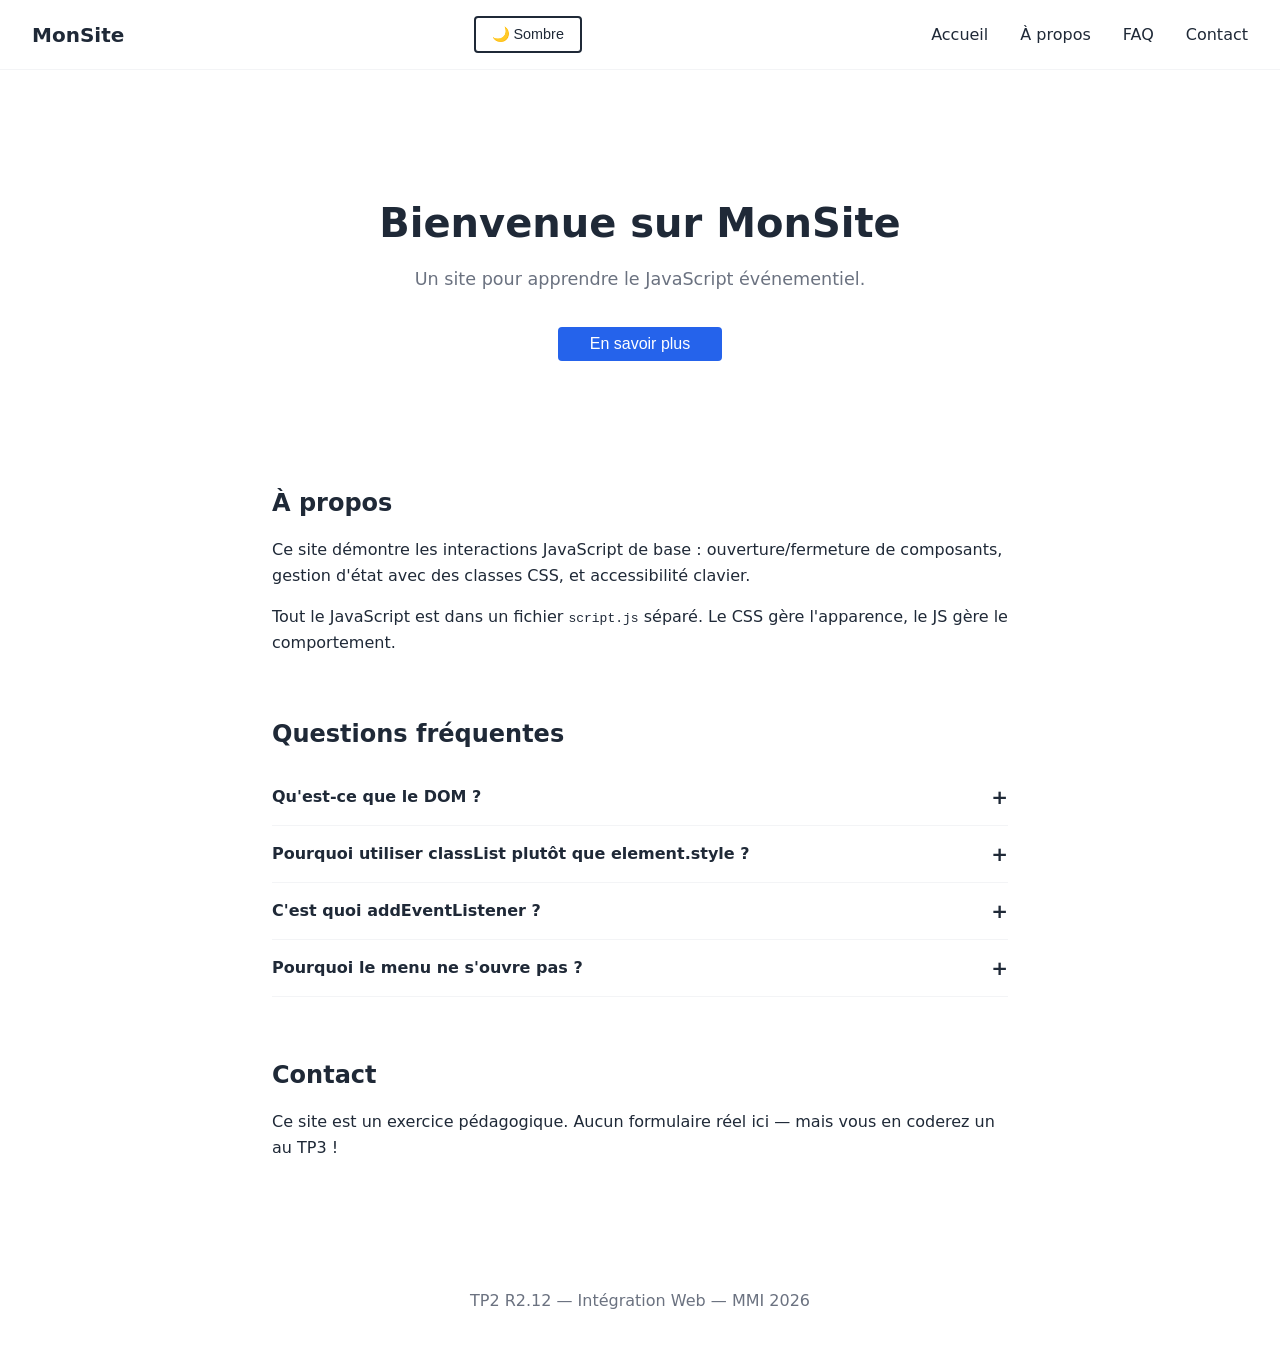
<file: TP2 — JavaScript événementiel.html>
<!DOCTYPE html>
<html lang="fr">
<head>
  <meta charset="UTF-8">
  <meta name="viewport" content="width=device-width, initial-scale=1.0">
  <title>TP2 — JavaScript événementiel</title>
  <style>
    /* ================================
       VARIABLES
       ================================ */
    :root {
      --color-primary: #2563eb;
      --color-text: #1f2937;
      --color-text-light: #6b7280;
      --color-bg: #ffffff;
      --color-bg-alt: #f3f4f6;
      --color-overlay: rgba(0, 0, 0, 0.5);
      --font-base: system-ui, -apple-system, sans-serif;
      --space-sm: 0.5rem;
      --space-md: 1rem;
      --space-lg: 2rem;
      --space-xl: 4rem;
    }

    /* ================================
       THÈME SOMBRE (bonus)
       ================================ */
    .dark {
      --color-primary: #60a5fa;
      --color-text: #e5e7eb;
      --color-text-light: #9ca3af;
      --color-bg: #111827;
      --color-bg-alt: #1f2937;
      --color-overlay: rgba(0, 0, 0, 0.7);
    }

    /* ================================
       BASE
       ================================ */
    *, *::before, *::after {
      box-sizing: border-box;
    }

    body {
      font-family: var(--font-base);
      line-height: 1.6;
      color: var(--color-text);
      background-color: var(--color-bg);
      margin: 0;
      transition: background-color 0.3s, color 0.3s;
    }

    h1, h2, h3 { line-height: 1.2; }

    a {
      color: var(--color-primary);
      text-decoration: none;
    }

    a:hover { text-decoration: underline; }

    /* ================================
       HEADER + NAVIGATION
       ================================ */
    header {
      display: flex;
      justify-content: space-between;
      align-items: center;
      padding: var(--space-md) var(--space-lg);
      border-bottom: 1px solid var(--color-bg-alt);
    }

    .logo {
      font-weight: bold;
      font-size: 1.25rem;
      color: var(--color-text);
      text-decoration: none;
    }

    .header-right {
      display: flex;
      align-items: center;
      gap: var(--space-md);
    }

    /* Bouton menu burger */
    .menu-btn {
      display: none;
      background: none;
      border: 2px solid var(--color-text);
      border-radius: 0.25rem;
      color: var(--color-text);
      font-size: 1.25rem;
      padding: var(--space-sm);
      cursor: pointer;
      line-height: 1;
    }

    /* Bouton thème */
    #theme-toggle {
      background: none;
      border: 2px solid var(--color-text);
      border-radius: 0.25rem;
      color: var(--color-text);
      padding: var(--space-sm) var(--space-md);
      cursor: pointer;
      font-size: 0.9rem;
    }

    /* Navigation */
    .menu ul {
      display: flex;
      gap: var(--space-lg);
      list-style: none;
      padding: 0;
      margin: 0;
    }

    .menu a {
      color: var(--color-text);
      font-weight: 500;
    }

    /* Mobile : menu caché par défaut */
    @media (max-width: 640px) {
      .menu-btn {
        display: block;
      }

      .menu {
        display: none;
        position: absolute;
        top: 100%;
        left: 0;
        right: 0;
        background: var(--color-bg);
        border-bottom: 1px solid var(--color-bg-alt);
        padding: var(--space-md) var(--space-lg);
        z-index: 10;
      }

      .menu.is-open {
        display: block;
      }

      .menu ul {
        flex-direction: column;
        gap: var(--space-md);
      }

      header {
        position: relative;
      }
    }

    /* ================================
       MAIN
       ================================ */
    main {
      max-width: 800px;
      margin: 0 auto;
      padding: var(--space-lg);
    }

    section {
      margin-bottom: var(--space-xl);
    }

    /* ================================
       HERO
       ================================ */
    .hero {
      text-align: center;
      padding: var(--space-xl) 0;
    }

    .hero h1 {
      font-size: 2.5rem;
      margin-bottom: var(--space-sm);
    }

    .hero p {
      color: var(--color-text-light);
      font-size: 1.1rem;
    }

    /* ================================
       BOUTON MODALE
       ================================ */
    .modal-open {
      background-color: var(--color-primary);
      color: white;
      border: none;
      padding: var(--space-sm) var(--space-lg);
      border-radius: 0.25rem;
      font-size: 1rem;
      cursor: pointer;
      margin-top: var(--space-md);
    }

    .modal-open:hover {
      opacity: 0.9;
    }

    /* ================================
       MODALE
       ================================ */
    .modal {
      display: none;
      position: fixed;
      top: 0;
      left: 0;
      width: 100%;
      height: 100%;
      background: var(--color-overlay);
      z-index: 100;
      justify-content: center;
      align-items: center;
    }

    .modal.is-visible {
      display: flex;
    }

    .modal-content {
      background: var(--color-bg);
      border-radius: 0.5rem;
      padding: var(--space-lg);
      max-width: 500px;
      width: 90%;
      position: relative;
    }

    .modal-content h2 {
      margin-top: 0;
    }

    .modal-close {
      position: absolute;
      top: var(--space-md);
      right: var(--space-md);
      background: none;
      border: none;
      font-size: 1.5rem;
      cursor: pointer;
      color: var(--color-text);
      line-height: 1;
    }

    /* ================================
       ACCORDÉON FAQ
       ================================ */
    .faq-item {
      border-bottom: 1px solid var(--color-bg-alt);
    }

    .faq-question {
      width: 100%;
      background: none;
      border: none;
      text-align: left;
      padding: var(--space-md) 0;
      font-size: 1rem;
      font-weight: 600;
      color: var(--color-text);
      cursor: pointer;
      display: flex;
      justify-content: space-between;
      align-items: center;
      font-family: var(--font-base);
    }

    .faq-question::after {
      content: '+';
      font-size: 1.25rem;
      transition: transform 0.2s;
    }

    .faq-answer {
      display: none;
      padding: 0 0 var(--space-md) 0;
      color: var(--color-text-light);
    }

    .faq-answer.is-visible {
      display: block;
    }

    /* ================================
       FOCUS VISIBLE
       ================================ */
    :focus-visible {
      outline: 2px solid var(--color-primary);
      outline-offset: 2px;
    }
  </style>
</head>
<body>

  <!-- ================================
       HEADER + NAVIGATION
       ================================ -->
  <header>
    <a href="#" class="logo">MonSite</a>
    <div class="header-right">
      <button id="theme-toggle">🌙 Sombre</button>
      <button class="menu-btn" aria-expanded="false">🍔</button>
    </div>
    <nav class="menu">
      <ul>
        <li><a href="#accueil">Accueil</a></li>
        <li><a href="#apropos">À propos</a></li>
        <li><a href="#faq">FAQ</a></li>
        <li><a href="#contact">Contact</a></li>
      </ul>
    </nav>
  </header>

  <main>

    <!-- ================================
         HERO + BOUTON MODALE
         ================================ -->
    <section id="accueil" class="hero">
      <h1>Bienvenue sur MonSite</h1>
      <p>Un site pour apprendre le JavaScript événementiel.</p>
      <button class="modal-open">En savoir plus</button>
    </section>

    <!-- ================================
         MODALE
         ================================ -->
    <div class="modal" aria-hidden="true">
      <div class="modal-content">
        <button class="modal-close">✕</button>
        <h2>À propos de ce site</h2>
        <p>Ce site est un exercice du TP2 R2.12. Il sert de support pour apprendre à manipuler le DOM avec JavaScript.</p>
        <p>Vous allez coder le menu burger, cette modale, et l'accordéon FAQ en JavaScript pur.</p>
      </div>
    </div>

    <!-- ================================
         SECTION À PROPOS
         ================================ -->
    <section id="apropos">
      <h2>À propos</h2>
      <p>Ce site démontre les interactions JavaScript de base : ouverture/fermeture de composants, gestion d'état avec des classes CSS, et accessibilité clavier.</p>
      <p>Tout le JavaScript est dans un fichier <code>script.js</code> séparé. Le CSS gère l'apparence, le JS gère le comportement.</p>
    </section>

    <!-- ================================
         ACCORDÉON FAQ
         ================================ -->
    <section id="faq">
      <h2>Questions fréquentes</h2>

      <div class="faq-item">
        <button class="faq-question">Qu'est-ce que le DOM ?</button>
        <div class="faq-answer">
          <p>Le DOM (Document Object Model) est la représentation de la page Web en mémoire. JavaScript peut le lire et le modifier pour créer des interactions.</p>
        </div>
      </div>

      <div class="faq-item">
        <button class="faq-question">Pourquoi utiliser classList plutôt que element.style ?</button>
        <div class="faq-answer">
          <p>Parce que le JavaScript gère le comportement et le CSS gère l'apparence. En utilisant classList, on garde chaque responsabilité à sa place.</p>
        </div>
      </div>

      <div class="faq-item">
        <button class="faq-question">C'est quoi addEventListener ?</button>
        <div class="faq-answer">
          <p>C'est la méthode qui permet de dire au navigateur : "quand tel événement arrive sur cet élément, exécute ce code". C'est le cœur du JavaScript événementiel.</p>
        </div>
      </div>

      <div class="faq-item">
        <button class="faq-question">Pourquoi le menu ne s'ouvre pas ?</button>
        <div class="faq-answer">
          <p>Probablement parce que le fichier script.js n'est pas encore lié, ou parce que le JavaScript n'est pas encore écrit. C'est votre mission !</p>
        </div>
      </div>
    </section>

    <!-- ================================
         CONTACT
         ================================ -->
    <section id="contact">
      <h2>Contact</h2>
      <p>Ce site est un exercice pédagogique. Aucun formulaire réel ici — mais vous en coderez un au TP3 !</p>
    </section>

  </main>

  <footer>
    <p style="text-align: center; padding: 1rem; color: var(--color-text-light);">TP2 R2.12 — Intégration Web — MMI 2026</p>
  </footer>


<script src="script.js"></script>

</body>
</html>
</file>
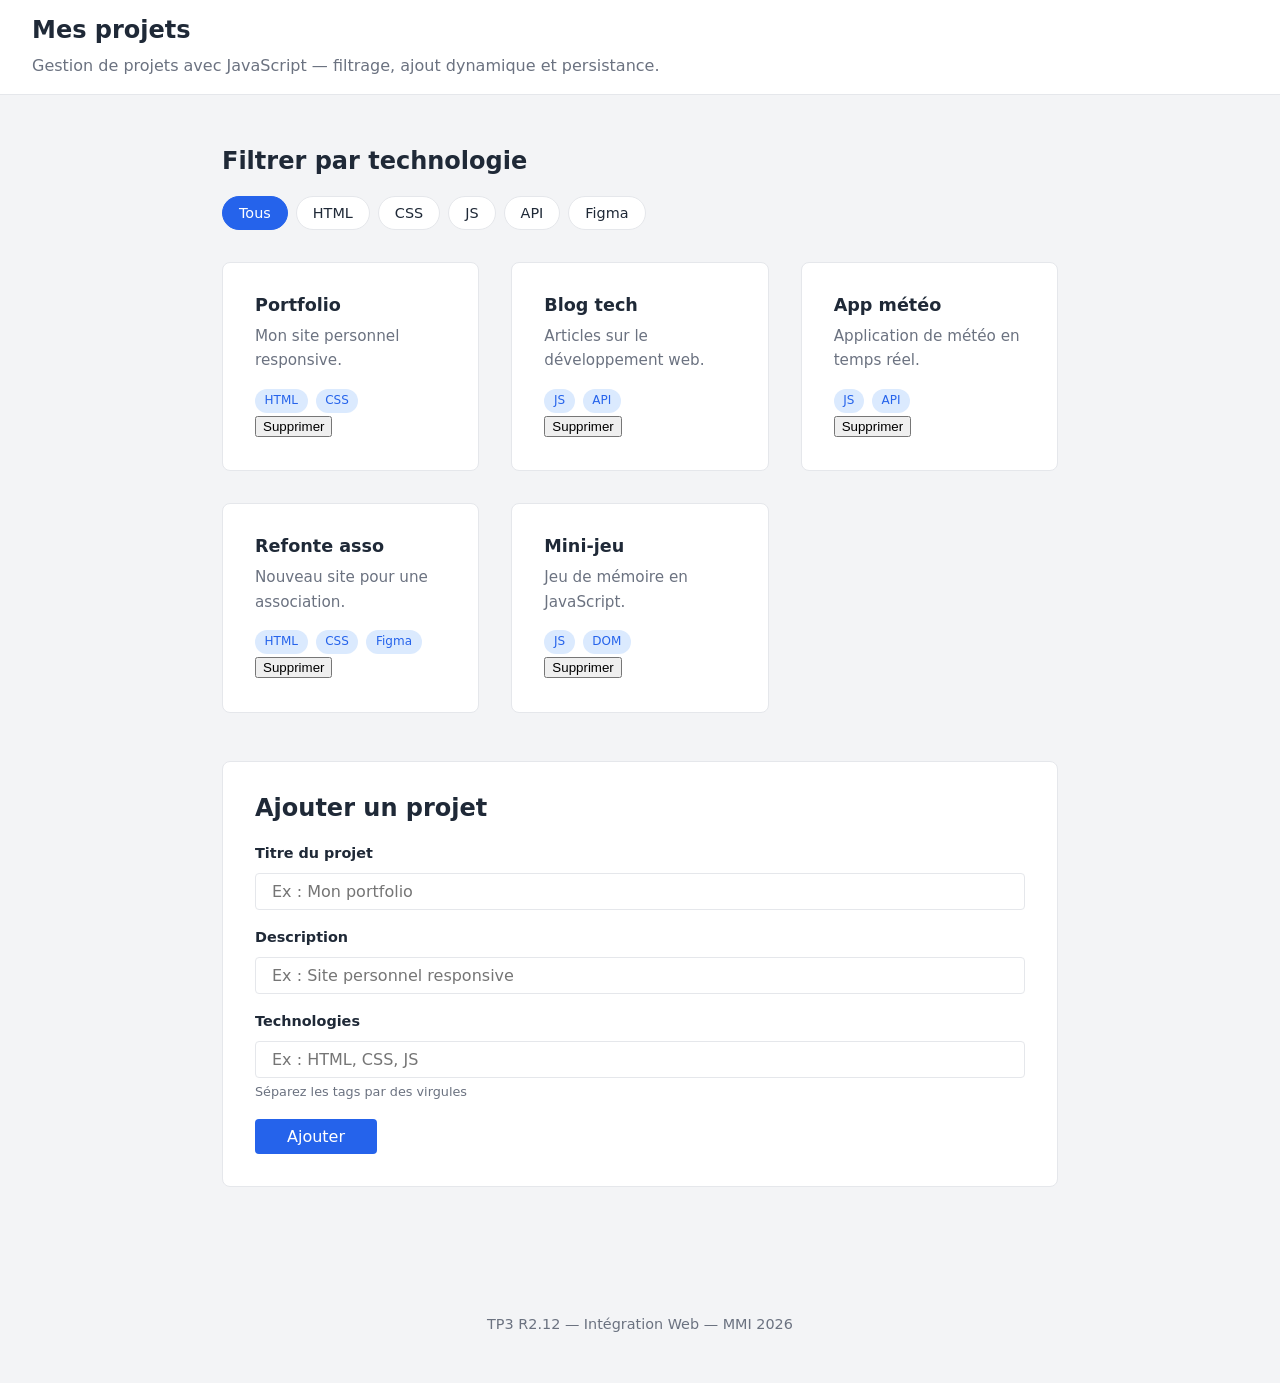
<file: TP3.html>
<!DOCTYPE html>
<html lang="fr">
<head>
  <meta charset="UTF-8">
  <meta name="viewport" content="width=device-width, initial-scale=1.0">
  <title>TP3 — JavaScript + données</title>
  <style>
    /* ================================
       VARIABLES
       ================================ */
    :root {
      --color-primary: #2563eb;
      --color-primary-light: #dbeafe;
      --color-text: #1f2937;
      --color-text-light: #6b7280;
      --color-bg: #ffffff;
      --color-bg-alt: #f3f4f6;
      --color-border: #e5e7eb;
      --color-error: #dc2626;
      --color-success: #059669;
      --font-base: system-ui, -apple-system, sans-serif;
      --space-sm: 0.5rem;
      --space-md: 1rem;
      --space-lg: 2rem;
      --space-xl: 3rem;
      --radius: 0.5rem;
    }

    /* ================================
       BASE
       ================================ */
    *, *::before, *::after {
      box-sizing: border-box;
    }

    body {
      font-family: var(--font-base);
      line-height: 1.6;
      color: var(--color-text);
      background-color: var(--color-bg-alt);
      margin: 0;
    }

    h1, h2, h3 { line-height: 1.2; }

    /* ================================
       LAYOUT
       ================================ */
    header {
      background: var(--color-bg);
      border-bottom: 1px solid var(--color-border);
      padding: var(--space-md) var(--space-lg);
    }

    header h1 {
      margin: 0;
      font-size: 1.5rem;
    }

    header p {
      margin: var(--space-sm) 0 0;
      color: var(--color-text-light);
    }

    main {
      max-width: 900px;
      margin: 0 auto;
      padding: var(--space-lg);
    }

    section {
      margin-bottom: var(--space-xl);
    }

    /* ================================
       FILTRES
       ================================ */
    .filtres {
      display: flex;
      flex-wrap: wrap;
      gap: var(--space-sm);
      margin-bottom: var(--space-lg);
    }

    .filtre {
      background: var(--color-bg);
      border: 1px solid var(--color-border);
      border-radius: 2rem;
      padding: var(--space-sm) var(--space-md);
      font-size: 0.9rem;
      cursor: pointer;
      color: var(--color-text);
      font-family: var(--font-base);
      transition: background-color 0.2s, border-color 0.2s;
    }

    .filtre:hover {
      border-color: var(--color-primary);
    }

    .filtre.active {
      background-color: var(--color-primary);
      color: white;
      border-color: var(--color-primary);
    }

    /* ================================
       GRILLE DE PROJETS
       ================================ */
    #projets-liste {
      display: grid;
      grid-template-columns: repeat(auto-fit, minmax(250px, 1fr));
      gap: var(--space-lg);
      min-height: 100px;
    }

    /* Style des cartes (générées en JS) */
    .carte {
      background: var(--color-bg);
      border: 1px solid var(--color-border);
      border-radius: var(--radius);
      padding: var(--space-lg);
      transition: transform 0.2s, box-shadow 0.2s;
    }

    .carte:hover {
      transform: translateY(-2px);
      box-shadow: 0 4px 12px rgba(0, 0, 0, 0.08);
    }

    .carte h3 {
      margin: 0 0 var(--space-sm);
      font-size: 1.1rem;
    }

    .carte p {
      margin: 0 0 var(--space-md);
      color: var(--color-text-light);
      font-size: 0.95rem;
    }

    .tags {
      display: flex;
      flex-wrap: wrap;
      gap: var(--space-sm);
    }

    .tag {
      display: inline-block;
      font-size: 0.75rem;
      background: var(--color-primary-light);
      color: var(--color-primary);
      padding: 0.15rem 0.6rem;
      border-radius: 1rem;
      font-weight: 500;
    }

    /* ================================
       MESSAGES D'ÉTAT
       ================================ */
    .loading {
      text-align: center;
      color: var(--color-text-light);
      padding: var(--space-xl);
      grid-column: 1 / -1;
    }

    .error {
      text-align: center;
      color: var(--color-error);
      padding: var(--space-xl);
      grid-column: 1 / -1;
    }

    .vide {
      text-align: center;
      color: var(--color-text-light);
      padding: var(--space-xl);
      grid-column: 1 / -1;
    }

    /* ================================
       FORMULAIRE D'AJOUT
       ================================ */
    #form-ajout {
      background: var(--color-bg);
      border: 1px solid var(--color-border);
      border-radius: var(--radius);
      padding: var(--space-lg);
    }

    #form-ajout h2 {
      margin-top: 0;
    }

    .form-group {
      margin-bottom: var(--space-md);
    }

    .form-group label {
      display: block;
      font-weight: 600;
      margin-bottom: var(--space-sm);
      font-size: 0.9rem;
    }

    .form-group input {
      width: 100%;
      padding: var(--space-sm) var(--space-md);
      border: 1px solid var(--color-border);
      border-radius: 0.25rem;
      font-size: 1rem;
      font-family: var(--font-base);
      color: var(--color-text);
      background: var(--color-bg);
    }

    .form-group input:focus {
      outline: 2px solid var(--color-primary);
      outline-offset: 1px;
      border-color: var(--color-primary);
    }

    .form-group small {
      display: block;
      margin-top: 0.25rem;
      color: var(--color-text-light);
      font-size: 0.8rem;
    }

    #form-ajout button[type="submit"] {
      background-color: var(--color-primary);
      color: white;
      border: none;
      padding: var(--space-sm) var(--space-lg);
      border-radius: 0.25rem;
      font-size: 1rem;
      cursor: pointer;
      font-family: var(--font-base);
    }

    #form-ajout button[type="submit"]:hover {
      opacity: 0.9;
    }

    /* ================================
       COMPTEUR
       ================================ */
    .compteur {
      text-align: right;
      color: var(--color-text-light);
      font-size: 0.9rem;
      margin-bottom: var(--space-sm);
    }

    /* ================================
       FOOTER
       ================================ */
    footer {
      text-align: center;
      padding: var(--space-lg);
      color: var(--color-text-light);
      font-size: 0.9rem;
    }

    /* ================================
       FOCUS VISIBLE
       ================================ */
    :focus-visible {
      outline: 2px solid var(--color-primary);
      outline-offset: 2px;
    }

    /* ================================
       RESPONSIVE
       ================================ */
    @media (max-width: 600px) {
      main {
        padding: var(--space-md);
      }

      #projets-liste {
        grid-template-columns: 1fr;
      }
    }
  </style>
</head>
<body>

  <!-- ================================
       HEADER
       ================================ -->
  <header>
    <h1>Mes projets</h1>
    <p>Gestion de projets avec JavaScript — filtrage, ajout dynamique et persistance.</p>
  </header>

  <main>

    <!-- ================================
         FILTRES
         ================================ -->
    <section>
      <h2>Filtrer par technologie</h2>
      <div class="filtres">
        <button class="filtre active" data-tag="tous">Tous</button>
        <button class="filtre" data-tag="HTML">HTML</button>
        <button class="filtre" data-tag="CSS">CSS</button>
        <button class="filtre" data-tag="JS">JS</button>
        <button class="filtre" data-tag="API">API</button>
        <button class="filtre" data-tag="Figma">Figma</button>
      </div>

      <!-- Compteur de résultats -->
      <p class="compteur" aria-live="polite"></p>

      <!-- Conteneur des cartes (généré en JS) -->
      <div id="projets-liste">
        <p class="vide">Chargement des projets...</p>
      </div>
    </section>

    <!-- ================================
         FORMULAIRE D'AJOUT
         ================================ -->
    <section>
      <form id="form-ajout">
        <h2>Ajouter un projet</h2>

        <div class="form-group">
          <label for="input-titre">Titre du projet</label>
          <input type="text" id="input-titre" placeholder="Ex : Mon portfolio" required>
        </div>

        <div class="form-group">
          <label for="input-desc">Description</label>
          <input type="text" id="input-desc" placeholder="Ex : Site personnel responsive" required>
        </div>

        <div class="form-group">
          <label for="input-tags">Technologies</label>
          <input type="text" id="input-tags" placeholder="Ex : HTML, CSS, JS">
          <small>Séparez les tags par des virgules</small>
        </div>

        <button type="submit">Ajouter</button>
      </form>
    </section>

  </main>

  <footer>
    <p>TP3 R2.12 — Intégration Web — MMI 2026</p>
  </footer>

<script src="script.js"></script>

</body>
</html>
</file>
